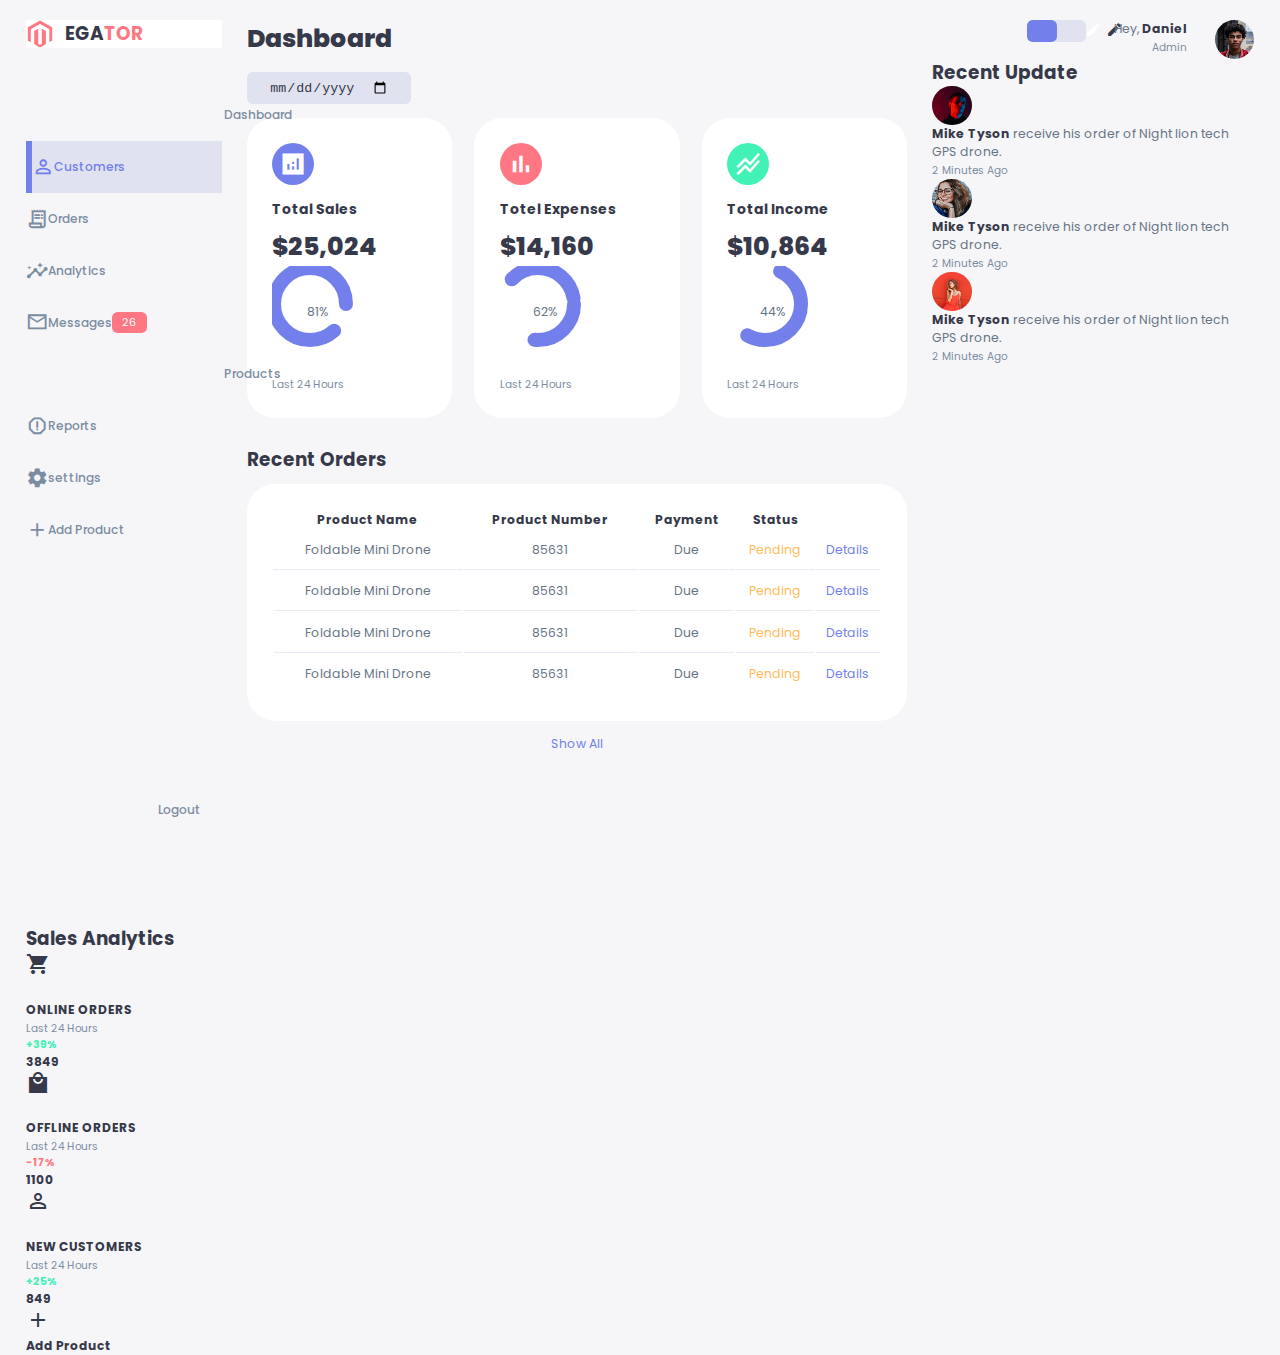
<file: dashbord/index.html>
<!DOCTYPE html>
<html lang="en">
<head>
    <meta charset="UTF-8">
    <meta http-equiv="X-UA-Campatible" content="IE=edge">
    <meta name="viewport" content="width=device-width, initial-scale=1.0">
    <title>Responsive Dashbord Using HTML CSS and Javascript</title>
    <!--MATERIAL CDN-->
    <link href="https://fonts.googleapis.com/icon?family=Material+Icons+Sharp"
      rel="stylesheet">
      <!--STYLESHEET-->
      <link rel ="stylesheet" href="./style.css">

   
</head>
<body>
    <div class="container">
        <aside>
            <div class="top">
                <div class="logo">
                    <img src="./images/logo.png">
                    <h2>EGA<span class="danger">TOR</span></h2>
                </div>

                <div class="close" id="close-btn">
                    <span class="material-icons-sharp">close</span>
                </div>
            </div>
            <div class="sidebar">
                <a href="#">
                    <span class="material-icons-sharp">grid_view</span>
                    <h3>Dashboard</h3>
                </a>

                <a href="#" class="active">
                    <span class="material-icons-sharp">person_outline</span>
                    <h3>Customers</h3>
                </a>
                <a href="#">
                    <span class="material-icons-sharp">receipt_long</span>
                    <h3>Orders</h3>
                </a>

                <a href="#">
                    <span class="material-icons-sharp">insights</span>
                    <h3>Analytics</h3>
                </a>
                <a href="#">
                    <span class="material-icons-sharp">mail_outline</span>
                    <h3>Messages</h3>
                    <span class="message-count">26</span>
                </a>
                <a href="#">
                    <span class="material-icons-sharp">inventory</span>
                    <h3>Products</h3>
                </a>

                <a href="#">
                    <span class="material-icons-sharp">report_gmailerrorred</span>
                    <h3>Reports</h3>
                </a>
                <a href="#">
                    <span class="material-icons-sharp">settings</span>
                    <h3>settings</h3>

                </a>
                <a href="#">
                    <span class="material-icons-sharp">add</span>
                    <h3>Add Product</h3>
                </a>

                <a href="#">
                    <span class="material-icons-sharp">logout</span>
                    <h3>Logout</h3>
                </a>
            </div>
        </aside>
        <!----end of aside---->
        <main>
            <h1>Dashboard</h1>
            <div class="date">
                <input type="date">   
            </div>
            <div class="insights">
                <div class="sales">
                    <span class="material-icons-sharp">analytics</span>
                    <div class="middle">
                        <div class="left">
                            <h3>Total Sales</h3>
                            <h1>$25,024</h1>
                        </div>
                        <div class="progress">
                            <svg>
                                <circle cx='38' cy='38' r='36'></circle>
                            </svg>
                            <div class="number">
                                <p>81%</p>
                            </div>

                        </div>

                    </div>
                    <small class="text-muted">Last 24 Hours</small>
                </div>
                    <!---end of sales-->

                    <div class="expenses">
                        <span class="material-icons-sharp">bar_chart</span>
                        <div class="middle">
                            <div class="left">
                                <h3>Totel Expenses</h3>
                                <h1>$14,160</h1>
                            </div>
                            <div class="progress">
                                <svg>
                                    <circle cx='38' cy='38' r='36'></circle>
                                </svg>
                                <div class="number">
                                    <p>62%</p>
                                </div>
    
                            </div>
    
                        </div>
                        <small class="text-muted">Last 24 Hours</small>
                    </div>
                        <!---end of Expenses-->

                        <div class="income">
                            <span class="material-icons-sharp">stacked_line_chart</span>
                            <div class="middle">
                                <div class="left">
                                    <h3>Total Income</h3>
                                    <h1>$10,864</h1>
                                </div>
                                <div class="progress">
                                    <svg>
                                        <circle cx='38' cy='38' r='36'></circle>
                                    </svg>
                                    <div class="number">
                                        <p>44%</p>
                                    </div>
        
                                </div>
        
                            </div>
                            <small class="text-muted">Last 24 Hours</small>
                     </div>
                            <!---end of income-->
               </div>
                <!--end of instghts-->

                <div class="recent-orders">
                    <h2>Recent Orders</h2>
                    <table>
                        <thead>
                        <tr>
                            <th>Product Name</th>
                            <th>Product Number</th>
                            <th>Payment</th>
                            <th>Status</th>
                            <th></th>
                        </tr>
                        </thead>
                      <tbody>
                        <tr>
                            <td>Foldable Mini Drone</td>
                            <td>85631</td>
                            <td>Due</td>
                            <td class="warning">Pending</td>
                            <td class="primary">Details</td>
                        </tr>

                        <tr>
                            <td>Foldable Mini Drone</td>
                            <td>85631</td>
                            <td>Due</td>
                            <td class="warning">Pending</td>
                            <td class="primary">Details</td>
                        </tr>

                        <tr>
                            <td>Foldable Mini Drone</td>
                            <td>85631</td>
                            <td>Due</td>
                            <td class="warning">Pending</td>
                            <td class="primary">Details</td>
                        </tr>

                        <tr>
                            <td>Foldable Mini Drone</td>
                            <td>85631</td>
                            <td>Due</td>
                            <td class="warning">Pending</td>
                            <td class="primary">Details</td>
                        </tr>

                      </tbody>
                  </table>
                    <a href="#">Show All</a>
             </div>
        </main>

        <!---END OF MAIN----------------------->

        <div class="right">
            <div class="top">
                <button id="menu-btn">
                    <span class="material-icons-sharp">menu</span>
                </button>
                <div class="theme-toggler">
                    <span class="material-icons-sharp active">light_mode</span>
                    <span class="material-icons-sharp">dark_mode</span>
                </div>

                <div class="profile">
                    <div class="info">
                        <p>Hey, <b>Daniel</b></p>
                        <small class="text-muted">Admin</small>
                    </div>
                    <div class="profile-photo">
                        <img src="./images/profile-1.jpg" alt="">

                    </div>
                </div>
            </div>
            <!---END of Top-->
            <div class="recent-update">
                <h2>Recent Update</h2>
                <div class="updates">
                 <div class="update">
                    <div class="profile-photo">
                        <img src="./images/profile-2.jpg">
                    </div>
                    <div class="message">
                        <p><b>Mike Tyson</b> receive his order of Night lion tech GPS drone.</p>
                        <small class="text-muted"> 2 Minutes Ago</small>

                    </div>
                 </div>

                 <div class="update">
                    <div class="profile-photo">
                        <img src="./images/profile-3.jpg">
                    </div>
                    <div class="message">
                        <p><b>Mike Tyson</b> receive his order of Night lion tech GPS drone.</p>
                        <small class="text-muted"> 2 Minutes Ago</small>

                    </div>
                 </div>

                 <div class="update"></div>
                    <div class="profile-photo">
                        <img src="./images/profile-4.jpg">
                    </div>
                    <div class="message">
                        <p><b>Mike Tyson</b> receive his order of Night lion tech GPS drone.</p>
                        <small class="text-muted"> 2 Minutes Ago</small>

                    </div>
                 </div>
                </div>
            </div>
            <!--------end of recent updates------>
            <div class="sales-analytics">
                <h2>Sales Analytics</h2>
                <div class="item online">
                    <div class="icon">
                        <span class="material-icons-sharp">shopping_cart</span>

                    </div>
                    <div class="right"> 
                        <div class="info">
                            <h3>ONLINE ORDERS</h3>
                            <small class="text-muted">Last 24 Hours</small>
                        </div>
                        <h5 class="success">+39%</h5>
                        <h3>3849</h3>
                    </div>

                </div>

                <div class="item offline">
                    <div class="icon">
                        <span class="material-icons-sharp">local_mall</span>

                    </div>
                    <div class="right"> 
                        <div class="info">
                            <h3>OFFLINE ORDERS</h3>
                            <small class="text-muted">Last 24 Hours</small>
                        </div>
                        <h5 class="danger">-17%</h5>
                        <h3>1100</h3>
                    </div>

                </div>

                <div class="item customers">
                    <div class="icon">
                        <span class="material-icons-sharp">person_outline</span>

                    </div>
                    <div class="right"> 
                        <div class="info">
                            <h3>NEW CUSTOMERS</h3>
                            <small class="text-muted">Last 24 Hours</small>
                        </div>
                        <h5 class="success">+25%</h5>
                        <h3>849</h3>
                    </div>
                </div>
                <div class="item add-product">
                    <div>
                        <span class="material-icons-sharp">add</span>
                        <h3>Add Product</h3>
                    </div>
                </div>
            </div>

        </div>
    </div>
</body>
</html>
</file>
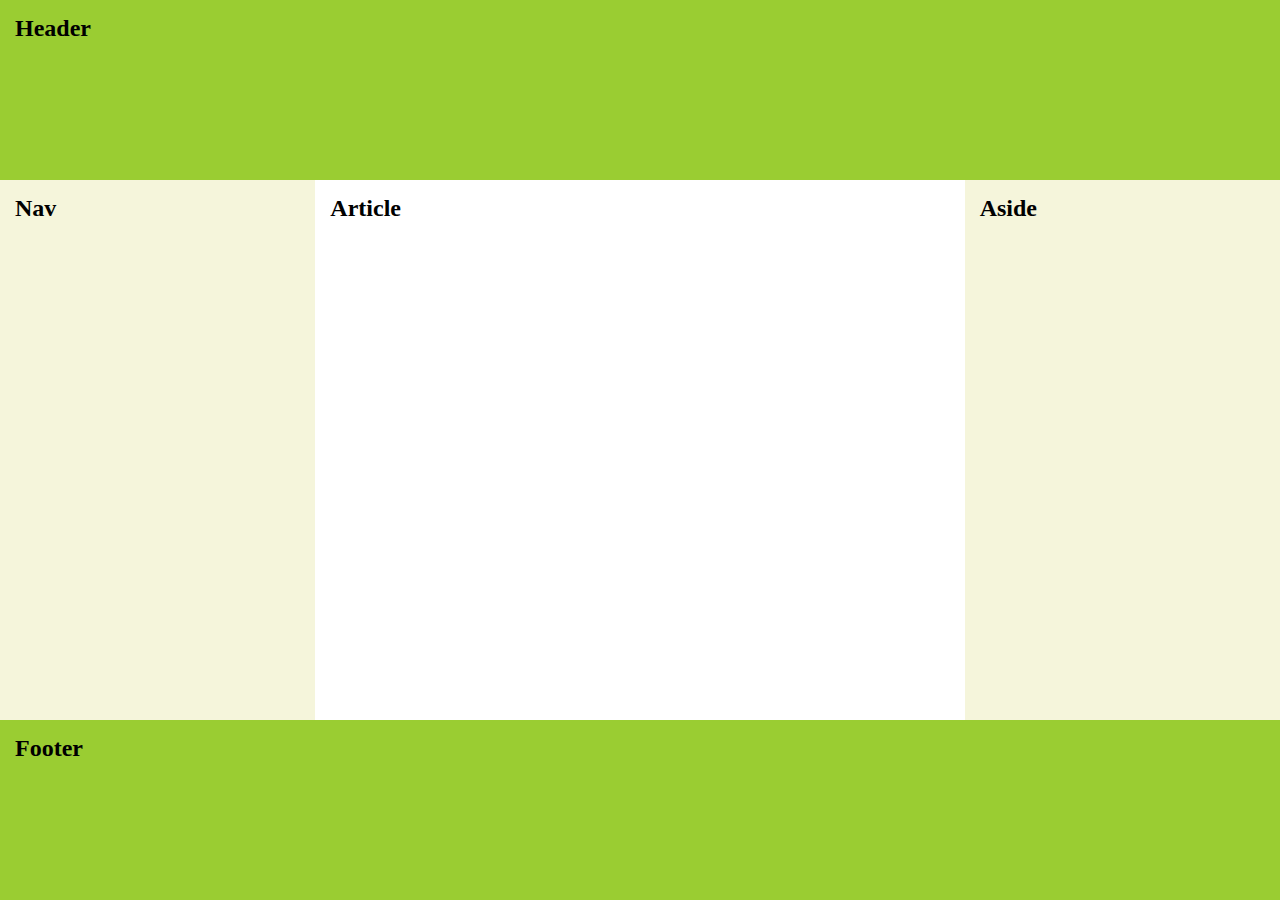
<file: Task-1/index.html>
<!DOCTYPE html>
<html lang="en">
<head>
    <meta charset="UTF-8">
    <meta name="viewport" content="width=device-width, initial-scale=1.0">
    <link rel="stylesheet" type="text/css" href="style.css">
    <title>Task-1</title>
</head>
<body>
    <div class="head">
        <header>
            
            <h2>Header</h2>
        </header>

    </div>
    <main>
        <div class="mid">
            <nav class="nav">
                <h2>Nav</h2>
            </nav>
            <article class="article">
                <h2>Article</h2>
            </article>
            <aside class="aside">
                <h2>Aside</h2>
            </aside>

            
        </div>

    </main>
    <div class="head">
   
        <footer >
        <h2>Footer</h2>
         </footer>
     </div>
   
    
    
</body>
</html>
</file>
<file: dashbord/style.css>
@import url("https://fonts.googleapis.com/css2?family=Poppins:wght@300;400;500;600;700;800&display=swap");

:root{
    --color-primary:#7380ec;
    --color-danger:#ff7782;
    --color-success:#41f1b6;
    --color-warning:#ffbb55;
    --color-white:#fff;
    --color-info-dark: #7d8da1;
    --color-info-light:#dce1eb;
    --color-dark: #363949;
    --color-light:rgba(132,139,200,0.18);
    --color-primary-variant:#111e88;
    --color-dark-variant:#677483;
    --color-background:#f6f6f9;

    --card-border-radius:2rem;
    --border-radius-1:0.4rem;
    --border-radius-2:0.8rem;
    --border-radius-3:1.2rem;

    --card-padding:1.8rem;
    --padding-1:1.2rem;

    --bos-shadow:0 2rem 3rem var(--color-light);

}

*{
    margin: 0;
    padding: 0;
    outline: 0;
    appearance: none;
    border: 0;
    text-decoration: none;
    list-style: none;
    box-sizing: border-box;
}
html{
    font-size: 14px;
}
body{
    width: 100vw;
    height: 100vh;
    font-family: poppins,  sans-serif;
    font-size: 0.88rem;
    background: var(--color-background);
    user-select: none;
    overflow-x: hidden;
    color: var(--color-dark);
}

.container{
    display: grid;
    width: 96%;
    margin: 0 auto;
    gap:1.8rem;
    grid-template-columns: 14rem auto 23rem;
}


a{
    color: var(--color-dark);
}
img{
    display: block;
    width: 100%;
}
h1{
    font-weight: 800;
    font-size: 1.8rem;
}

h2{
    font: size 1.4rem;
}
h3{
    font-size: 0.87rem;
}
h4{
    font-size:0.8rem;
}
h5{
    font-size: 0.77rem;
}
small{
    font-size: 0.75rem;
}

.profile-photo {
    width:2.8rem;
    height: 2.8rem;
    border-radius: 50%;
    overflow: hidden;

}
.text-muted{
    color: var(--color-info-dark);

}

p{
    color: var(--color-dark-variant);

}
b {
    color: var(--color-dark);
}
.primary{

    color: var(--color-primary);
}
.danger{
    color: var(--color-danger);
    
}
.success{
    color: var(--color-success);

}
.warning{
    color: var(--color-warning);

}

aside{
    height: 100vh;

}
aside .top{
background: white;
display: flex;
align-items: center;
justify-content: space-between;
margin-top: 1.4rem;
}
aside .logo{
    display: flex;
    gap:0.8rem;
}

aside .logo img{
    width: 2rem;
    height: 2rem;
}
aside .close{
    display: none;
}


/*=================sidebar======================*/
aside .sidebar{

    display: flex;
    flex-direction: column;
    height: 86vh;
    position: relative;
    top:3rem;

}
aside h3{
    font-weight: 500;
}
aside .sidebar a{
    display: flex;
    color: var(--color-info-dark);
    margin-left: 2ram;
    gap : 1ram;
    align-items:center;
    position: relative;
    height: 3.7rem;
    transition: all 300ms ease;

}
aside .sidebar a span{
    font-size: 1.6rem;
    transition: all 300ms ease;
}

aside .sidebar a:last-child{
    position: absolute;
    bottom: 2rem;
    width: 100%;
}
aside .sidebar a.active{
    background: var(--color-light);
    color: var(--color-primary);
    margin-left: 0;
}
aside .sidebar a.active:before{
    content: "";
    width: 6px;
    height: 100%;
    background: var(--color-primary);

}

aside .sidebar a.active span{
    
    color: var(--color-primary);
    margin-left: calc(1ram - 3px);
}
aside .sidebar a:hover{

    color: var(--color-primary);
}

aside .sidebar a:hover span{

    margin-left: 1rem;
}
aside .sidebar .message-count{
    background: var(--color-danger);
    color: var(--color-white);
    padding: 2px 10px;
    font-size: 11px;
    border-radius: var(--border-radius-1);
}
/*==============================================main====*/

main {
    margin-top: 1.4rem;

}

main .date {
    display: inline-block;
    background: var(--color-light);
    border-radius: var(--border-radius-1);
    margin-top: 1rem;
    padding: 0.5rem 1.6rem;
}
main .date input[type="date"]{
    background: transparent;
    color: var(--color-dark);

}
main .insights{
    display: grid;
    grid-template-columns: repeat(3 , 1fr);
    gap:1.6rem;
}

main .insights > div{
    background: var(--color-white);
    padding: var(--card-padding);
    border-radius: var(--card-border-radius);
    margin-top: 1rem;
    box-shadow: var(--box-shadow);
    transition: all 300ms ease;
}
main .insights >div:hover{
    box-shadow: none;
}

main .insights > div span {
    background: var(--color-primary);
    padding: 0.5rem;
    border-radius: 50%;
    color: var(--color-white);
    font-size: 2rem;
}
main .insights > div.expenses span{
    background: var(--color-danger);
}

main .insights > div.income span{
    background: var(--color-success);
}

main .insights > div .middle span{
    display: flex;
    align-items: center;
    justify-content: space-between;
}
main .insights h3{
    margin: 1rem 0 0.6rem;
    font-size: 1rem;
}
main .insights .progress{
    position: relative;
    width: 92px;
    height: 92px;
    border-radius: 50%;
}
main .insights svg{

    width: 7rem;
    height: 7rem;
}

main .insights svg circle{
    fill: none;
    stroke: var(--color-primary);
    stroke-width: 14;
    stroke-linecap: round;
    transform: translate(5px 5px);
    stroke-dasharray: 110;
    stroke-dashoffset: 92;
}

main .insights .sales svg circle {
    
    stroke-dashoffset: -30;
    stroke-dasharray: 200;

}
main .insights .expenses svg circle {
    
    stroke-dashoffset: 20;
    stroke-dasharray: 80;

}
main .insights .income svg circle {
    
    stroke-dashoffset: 35;
    stroke-dasharray: 110;

}

main .insights .progress .number{
    position: absolute;
    top:0;
    left: 0;
    height: 100%;
    width: 100%;
    display: flex;
    justify-content: center;
    align-items: center;
}
main .insights small{
    margin-top: 1.3rem;
    display: block;

}

/*=====================RECENT ORDERS================*/

main .recent-orders {
    margin-top: 2rem;

}

main .recent-orders h2{
    margin-bottom: 0.8rem;
}
main .recent-orders table{
    background: var(--color-white);
    width: 100%;
    border-radius: var(--card-border-radius);
    padding: var(--card-padding);
    text-align: center;
    box-shadow: var(--box-shadow);
    transition: all 300ms ease;
}

main .recent-orders table:hover{
    box-shadow: none;

}
main table tbody td{
    height: 2.8rem;
    border-bottom: 1px solid var(--color-light);
    color: var(--color-dark-variant);
}

main table tbody tr:last-child td {
    
    border: none;
}

main .recent-orders a{
    text-align: center;
    display: block;
    margin: 1rem auto;
    color: var(--color-primary);
}


/*========right======*/

.right{
    margin-top:1.4rem;
}
.right .top{
    display: flex;
    justify-content: end;
    gap: 2rem;
    
}
.right .top  button {
    display: none;
}
 .right .theme-toggler{
    background-color: var(--color-light);
    display: flex;
    justify-content: space-between;
    align-items: center;
    height: 1.6rem;
    width: 4.2rem;
    cursor: pointer;
    border-radius: var(--border-radius-1);
 }
 .right .theme-toggler span{
    font-size: 1.2rem;
    width: 50%;
    height: 100%;
    display: flex;
    align-items: center;
    justify-content: center;
 }
 .right .theme-toggler span.active{
    background: var(--color-primary);
    color:white;
    border-radius: var(--border-radius-1);
 }

 .right .top .profile{
    display: flex;
    gap: 2rem;
    text-align: right;
 }

 /*================RECENT UPDATES========*/

 .right .recent-updates{
    margin-top: 1rem;
 }
 .right .recent-updates h2{
    margin-bottom: 0.8rem;
 }
 .right .recent-updates .updates{
    background: var(--color-white);
    padding: var(--card-padding);
    border-radius: var(--card-border-radius);
    box-shadow: var(--box-shadow);
    transition:all 300ms ease;
 }
 .right .recent-updates .updates:hover{
    box-shadow: none;

 }

.right .recent-updates .updates .update{
    display: grid;
    grid-template-columns: 2.6rem auto;
    gap:1rem;
    margin-bottom: 1rem;

}
/*============SALES ANALYTICS=========*/
.right .sales-analytics{
    margin-top: 2rem;
}
.right .sales-analytics h2{
    margin-bottom: 0.8rem;
}

.right .sales-analytics .item{
    background: var(--color-white);
    display: flex;
    align-items: center;
    gap: 1rem;
    margin-bottom: 0.7rem;
    padding: 1.4rem var(--card-padding);
    border-radius: var(--border-radius-3);
    box-shadow:var(--box-shadow);
    transition: all 300ms ease;
}
.right .sales-analytics .item:hover{
    box-shadow:none;
}

.right .sales-analytics .item .right{
    display: flex;
    justify-content: space-between;
    align-items: start;
    margin :0;
    width:100%
}
.right .sales-analytics .item .icon{
    padding: 0.6rem;
    color:var(--color-white);
    border-radius: 50%;
    background: var(--color-primary);
    display: flex;
}
.right .sales-analytics .item .offline .icon{
    background: var(--color-danger);

}

.right .sales-analytics .item .customers .icon{
    background: var(--color-success);

}

.right .sales-analytics .add-product {
    background-color: transparent;
    border: 2px dashed var(--color-primary);
    color: var(--color-primary);
    display: flex;
    align-items: center;
    justify-content: center;
}
.right .sales-analytics .add-product div{
    display: flex;
    align-items: center;
    gap:0.6rem;
}
.right .sales-analytics .add-product div h3{
    font-weight:600;
}
</file>
<file: Task-1/style.css>
*{
    margin:0;
    
}
.head{
    height: 20vh;
    width: 100%;
    background: #9acd32;
}
h2{
    padding: 15px;
}
.mid{
    display: flex;
    height: 60vh;
    width: 100%;
}
.nav{
    width: 51vh;
    background: #f5f5db;
}
.article{
    background: white;
    width: 105vh;
}
.aside{
    position: right;
    width: 51vh;
    background: #f5f5db;
}
</file>
